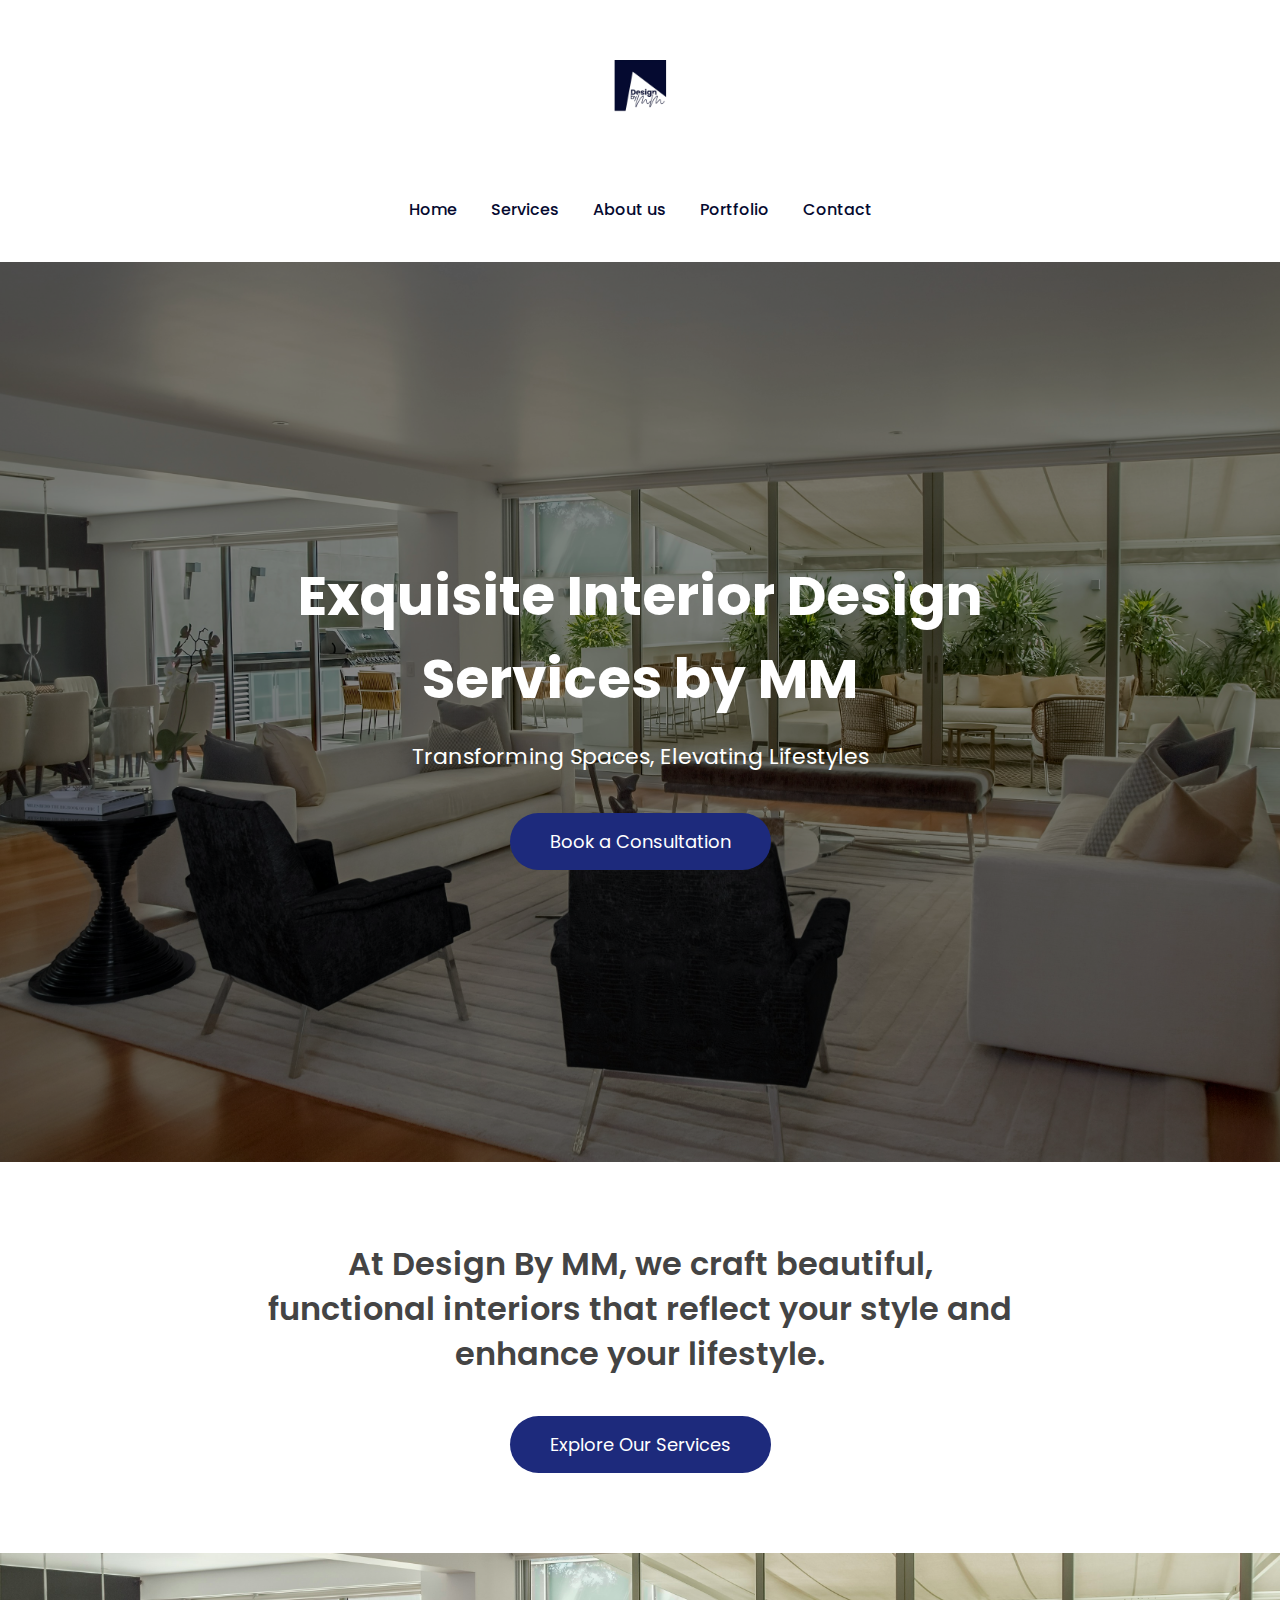
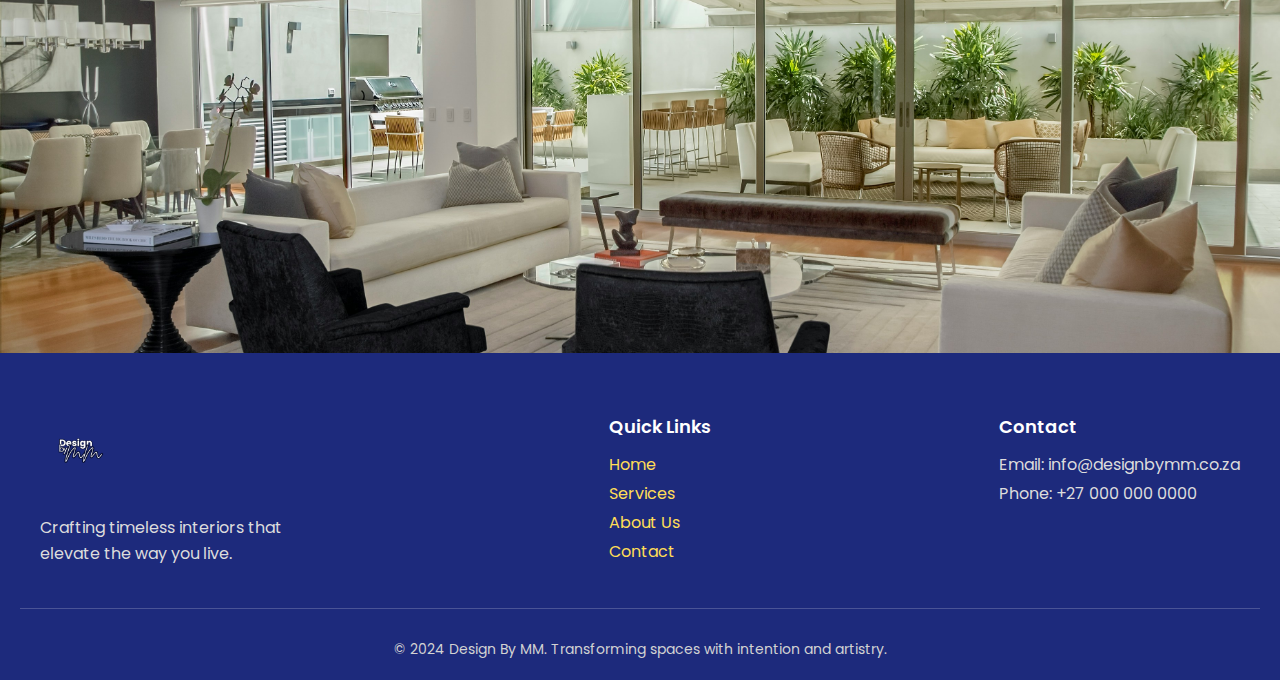
<file: index.html>
<!DOCTYPE html>
<html lang="en">
<head>
    <meta charset="UTF-8">
    <meta name="viewport" content="width=device-width, initial-scale=1.0">
    <title>Design By MM</title>
    <link rel="stylesheet" href="style.css">
    <link href="https://fonts.googleapis.com/css2?family=Poppins:wght@300;400;600&display=swap" rel="stylesheet">
    <link rel="icon" type="image/png" href="images/Design_By_MM__6_-removebg-preview.png">
</head>
<body>

    <!-- NAVBAR -->
    <header class="navbar">
        <img src="images/Design_By_MM__4_-removebg-preview.png" alt="Logo" class="logo">

        <nav>
            <a href="index.html">Home</a>
            <a href="services.html">Services</a>
            <a href="about.html">About us</a>
            <a href="portfolio.html">Portfolio</a>
            <a href="contact.html">Contact</a>
        </nav>
    </header>

    <!-- HERO SECTION -->
    <section class="hero">
        <div class="hero-content">
            <h1>Exquisite Interior Design<br>Services by MM</h1>
            <p>Transforming Spaces, Elevating Lifestyles</p>
            <a href="contact.html" class="primary-btn">Book a Consultation</a>
        </div>
    </section>

    <!-- INTRO SECTION -->
    <section class="intro">
        <h2>At Design By MM, we craft beautiful,<br>functional interiors that reflect your style and<br>enhance your lifestyle.</h2>
        <a href="services.html" class="primary-btn">Explore Our Services</a>
    </section>

    <!-- SLIDESHOW OF PHOTOS-->
    <section class="slideshow">
        <div class="slide"><img src="images/indexSlideshow/(1).jpg" alt="Photo 1"></div>
        <div class="slide"><img src="images/indexSlideshow/(2).jpg" alt="Photo 2"></div>
        <div class="slide"><img src="images/indexSlideshow/(3).jpg" alt="Photo 3"></div>
        <div class="slide"><img src="images/indexSlideshow/(4).jpg" alt="Photo 4"></div>
        <div class="slide"><img src="images/indexSlideshow/(5).jpg" alt="Photo 5"></div>
        <div class="slide"><img src="images/indexSlideshow/(6).jpg" alt="Photo 6"></div>
    </section>

    <footer class="mm-footer">
    <div class="mm-footer-top">
        <div class="footer-about">
            <img src="images/Design_By_MM__6_-removebg-preview.png" class="footer-logo" alt="Design By MM">
            <p>Crafting timeless interiors that elevate the way you live.</p>
        </div>

        <div class="footer-links">
            <h4>Quick Links</h4>
            <a href="index.html">Home</a>
            <a href="services.html">Services</a>
            <a href="about.html">About Us</a>
            <a href="contact.html">Contact</a>
        </div>

        <div class="footer-contact">
            <h4>Contact</h4>
            <p>Email: info@designbymm.co.za</p>
            <p>Phone: +27 000 000 0000</p>
        </div>
    </div>

    <div class="footer-bottom">
        <p>© 2024 Design By MM. Transforming spaces with intention and artistry.</p>
    </div>
</footer>

</body>

<script>
    const slideshow = document.querySelector('.slideshow');
    const slides = document.querySelectorAll('.slide');
    let currentIndex = 0;

    function autoScroll() {
        currentIndex = (currentIndex + 1) % slides.length;
        slideshow.scrollTo({
            left: slides[currentIndex].offsetLeft,
            behavior: "smooth"
        });
    }

    setInterval(autoScroll, 3000);
</script>

</html>
</file>
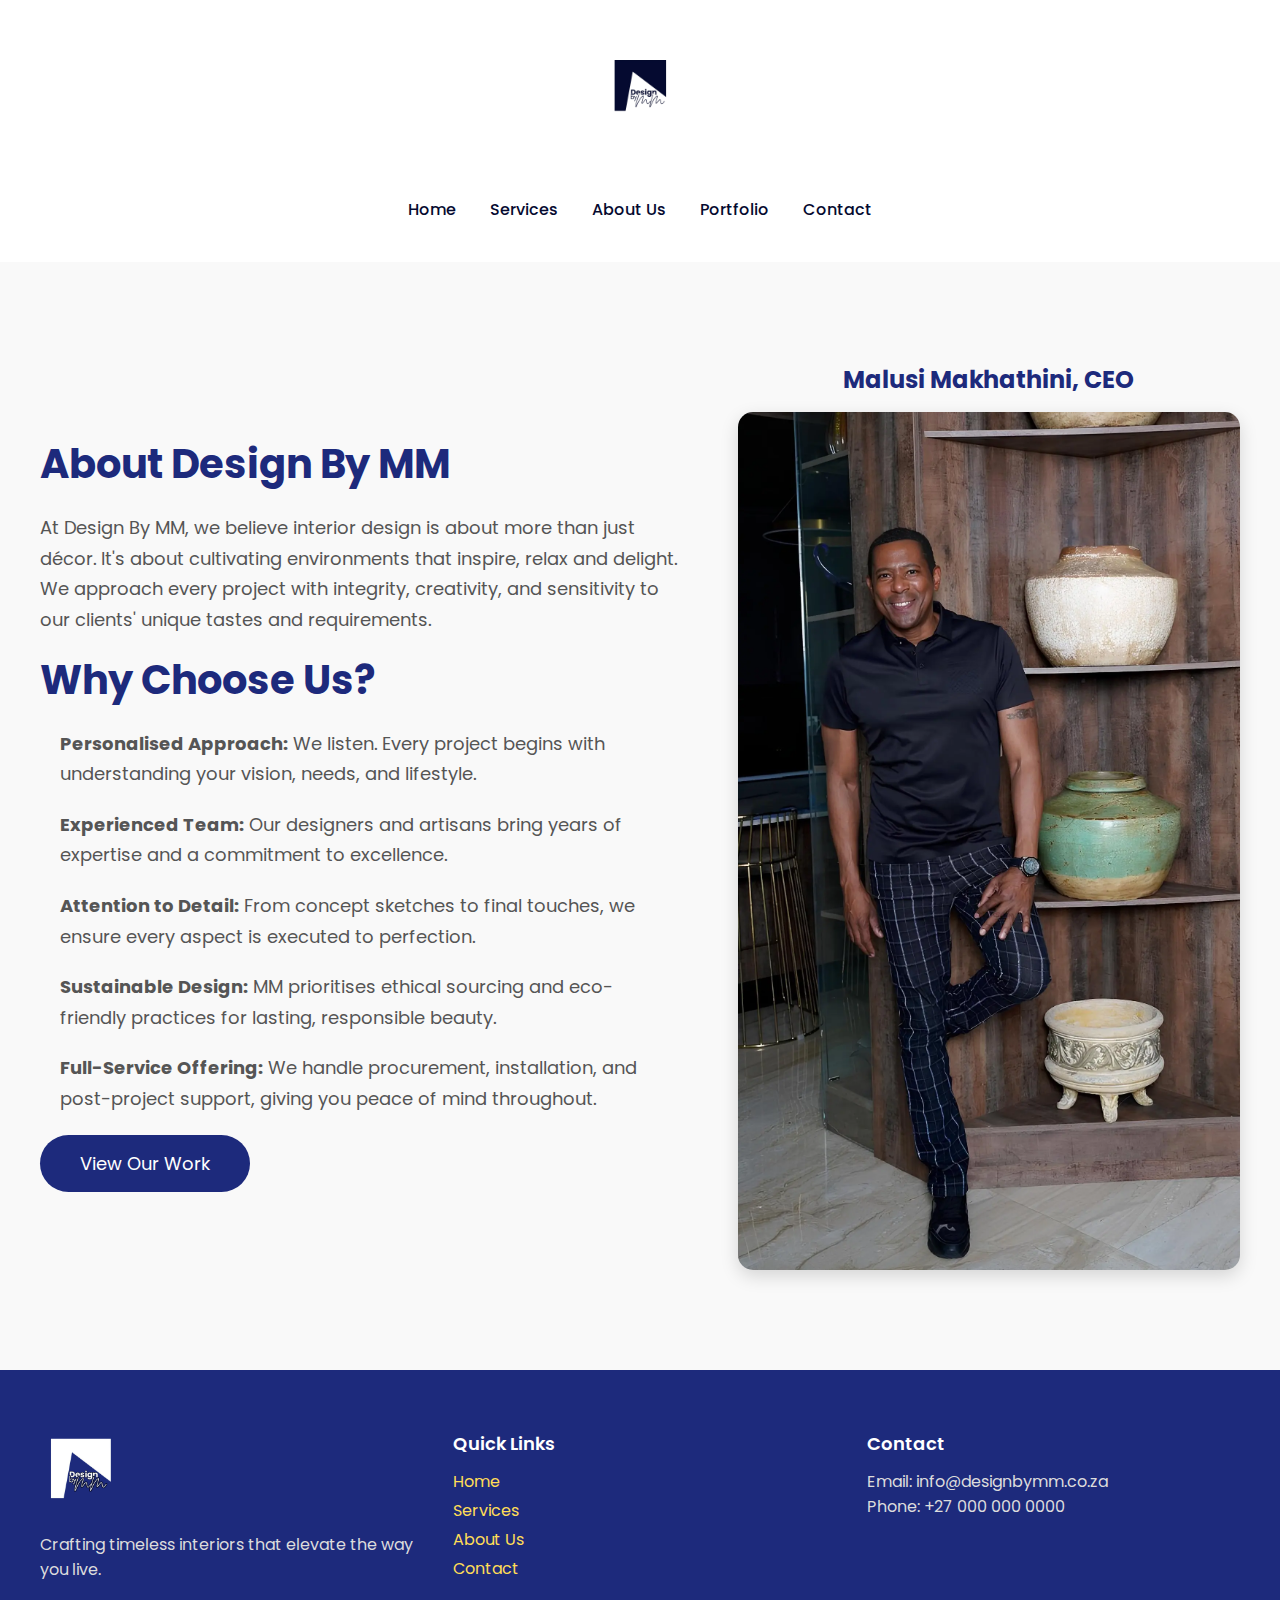
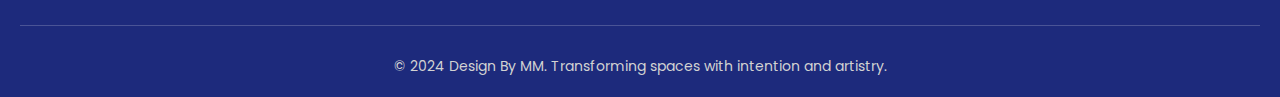
<file: about.html>
<!DOCTYPE html>
<html lang="en">
<head>
    <meta charset="UTF-8">
    <meta name="viewport" content="width=device-width, initial-scale=1.0">
    <title>About Us | Design By MM</title>
    <link rel="stylesheet" href="css/style.css">
    <link href="https://fonts.googleapis.com/css2?family=Poppins:wght@300;400;500;600&display=swap" rel="stylesheet">
    <link rel="icon" type="image/png" href="images/Design_By_MM__6_-removebg-preview.webp">
</head>
<body>

    <!-- NAVBAR -->
    <header class="navbar">
        <img src="images/Design_By_MM__4_-removebg-preview.png" alt="Logo" class="logo" href="index.html">

        <nav>
            <a href="index.html">Home</a>
            <a href="services.html">Services</a>
            <a href="about.html">About Us</a>
            <a href="portfolio.html">Portfolio</a>
            <a href="contact.html">Contact</a>
        </nav>
    </header>

    <section class="about-mm">
    <div class="about-container">
        <div class="about-text">
            <h2>About Design By MM</h2>
            <p>
                At Design By MM, we believe interior design is about more than just décor.  
                It's about cultivating environments that inspire, relax and delight. We approach
                every project with integrity, creativity, and sensitivity to our clients' unique tastes and requirements.
            </p>

            <p>
            <h2>Why Choose Us?</h2>
            <ul>
                <p><strong>Personalised Approach:</strong> We listen. Every project begins with understanding your vision, needs, and lifestyle.</p>
                <p><strong>Experienced Team:</strong> Our designers and artisans bring years of expertise and a commitment to excellence.</p>
                <p><strong>Attention to Detail:</strong> From concept sketches to final touches, we ensure every aspect is executed to perfection.</p>
                <p><strong>Sustainable Design:</strong> MM prioritises ethical sourcing and eco-friendly practices for lasting, responsible beauty.</p>
                <p><strong>Full-Service Offering:</strong> We handle procurement, installation, and post-project support, giving you peace of mind throughout.</p>
            </ul>
            </p>

            <a href="portfolio.html" class="primary-btn">View Our Work</a>
        </div>

        <div class="about-image">
            <h2>Malusi Makhathini, CEO</h2>
            <img src="images/Malusi (1).webp" alt="Malusi Makhathini">

        </div>
    </div>
</section>

<footer class="mm-footer">
    <div class="mm-footer-top">
        <div class="footer-about">
            <img src="images/Design_By_MM__6_-removebg-preview.webp" class="footer-logo" alt="Design By MM">
            <p>Crafting timeless interiors that elevate the way you live.</p>
        </div>

        <div class="footer-links">
            <h4>Quick Links</h4>
            <a href="index.html">Home</a>
            <a href="services.html">Services</a>
            <a href="about.html">About Us</a>
            <a href="contact.html">Contact</a>
        </div>

        <div class="footer-contact">
            <h4>Contact</h4>
            <p>Email: info@designbymm.co.za</p>
            <p>Phone: +27 000 000 0000</p>
        </div>
    </div>

    <div class="footer-bottom">
        <p>© 2024 Design By MM. Transforming spaces with intention and artistry.</p>
    </div>
</footer>
</body>

</html>
</file>
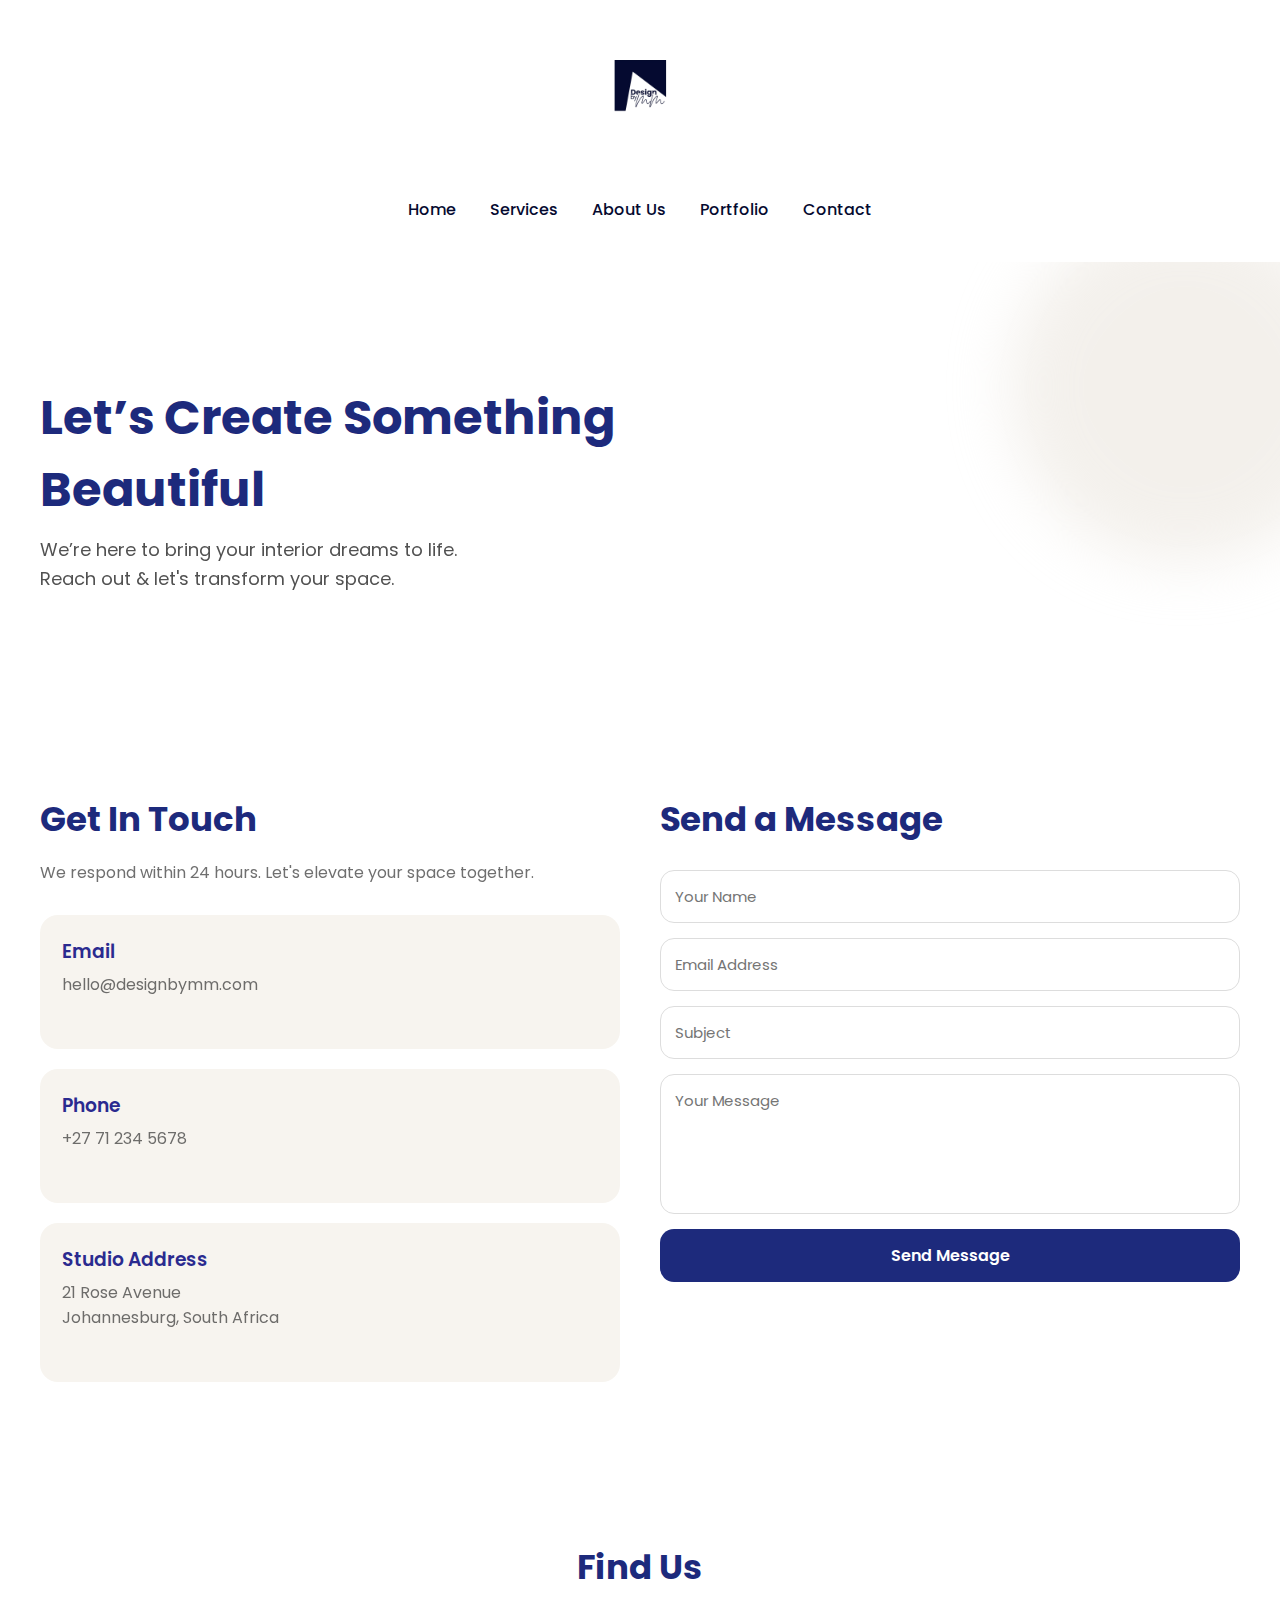
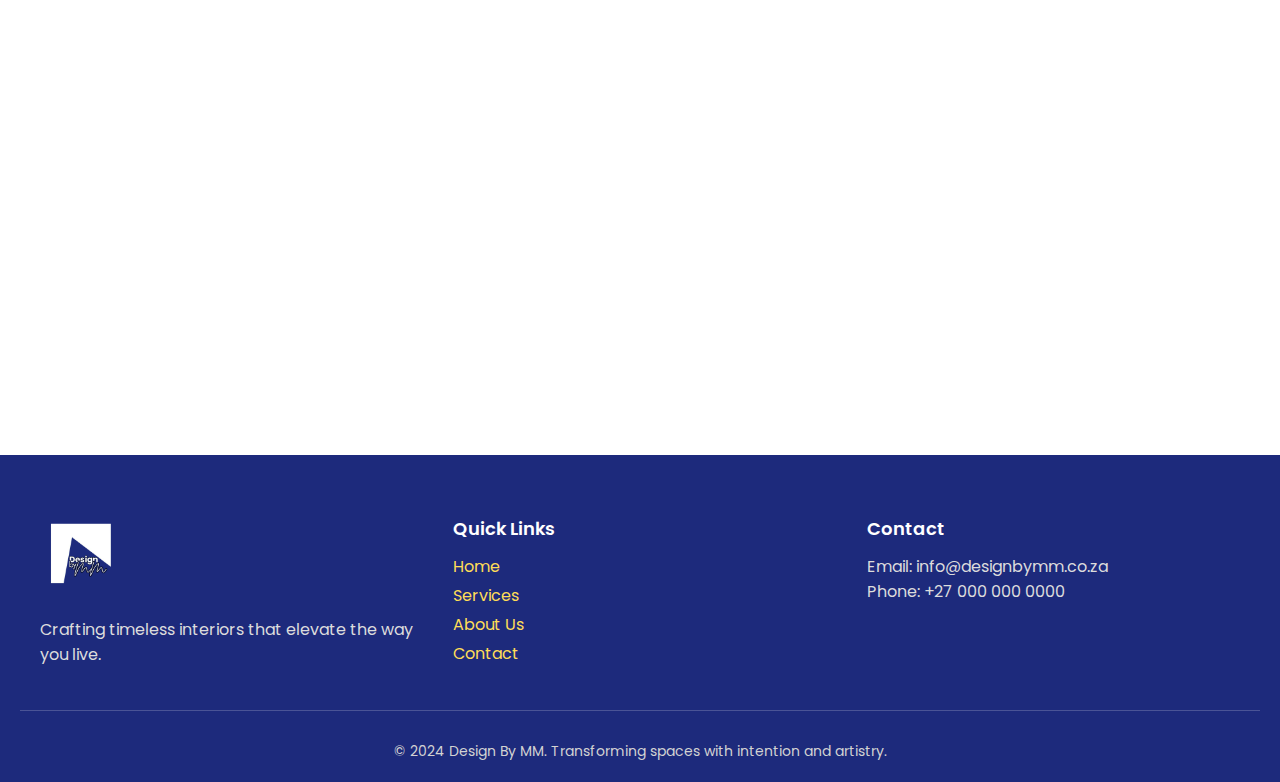
<file: contact.html>
<!DOCTYPE html>
<html lang="en">
<head>
    <meta charset="UTF-8">
    <meta name="viewport" content="width=device-width, initial-scale=1.0">
    <title>Contact Us | Design By MM</title>
    <link rel="stylesheet" href="css/style.css">
    <link rel="preconnect" href="https://fonts.googleapis.com">
    <link href="https://fonts.googleapis.com/css2?family=Poppins:wght@300;400;500;600&display=swap" rel="stylesheet">
    <link rel="icon" type="image/png" href="images/Design_By_MM__6_-removebg-preview.webp">
</head>

<body class="contact-page-body">
     <!-- NAVBAR -->
    <header class="navbar">
        <img src="images/Design_By_MM__4_-removebg-preview.png" alt="Logo" class="logo">

        <nav>
            <a href="index.html">Home</a>
            <a href="services.html">Services</a>
            <a href="about.html">About Us</a>
            <a href="portfolio.html">Portfolio</a>
            <a href="contact.html">Contact</a>
        </nav>
    </header>

<!-- ================= HERO ================= -->
<section class="contact-hero">
    <div class="contact-hero-content">
        <h1>Let’s Create Something Beautiful</h1>
        <p>We’re here to bring your interior dreams to life.<br>Reach out & let's transform your space.</p>
    </div>
    <div class="soft-shape"></div>
</section>

<!-- ================= CONTACT SECTION ================= -->
<section class="contact-wrapper">

    <div class="contact-info">
        <h2>Get In Touch</h2>
        <p>We respond within 24 hours. Let's elevate your space together.</p>

        <div class="info-cards">
            <div class="info-card">
                <h3>Email</h3>
                <p>hello@designbymm.com</p>
            </div>

            <div class="info-card">
                <h3>Phone</h3>
                <p>+27 71 234 5678</p>
            </div>

            <div class="info-card">
                <h3>Studio Address</h3>
                <p>21 Rose Avenue<br>Johannesburg, South Africa</p>
            </div>
        </div>
    </div>

    <div class="contact-form">
        <h2>Send a Message</h2>
        <form>
            <input type="text" placeholder="Your Name" required>
            <input type="email" placeholder="Email Address" required>
            <input type="text" placeholder="Subject" required>
            <textarea placeholder="Your Message" required></textarea>
            <button type="submit">Send Message</button>
        </form>
    </div>

</section>

<!-- ================= MAP SECTION ================= -->
<section class="map-section">
    <h2>Find Us</h2>
    <iframe 
        src="https://www.google.com/maps/embed?pb=!1m18!1m12!1m3!1d2261.99866956743!2d28.065360725292006!3d-26.132523232379192!2m3!1f0!2f0!3f0!3m2!1i1024!2i768!4f13.1!3m3!1m2!1s0x1e950d1fb31bc771%3A0x1023c2a325fbebc7!2sMelrose%20Arch%2C%2030%20Melrose%20Blvd%2C%20Birnam%2C%20Sandton%2C%202196!5e1!3m2!1sen!2sza!4v1763204503481!5m2!1sen!2sza" 
        style="border:0;" allowfullscreen="" loading="lazy">
    </iframe>
</section>

<footer class="mm-footer">
    <div class="mm-footer-top">
        <div class="footer-about">
            <img src="images/Design_By_MM__6_-removebg-preview.webp" class="footer-logo" alt="Design By MM">
            <p>Crafting timeless interiors that elevate the way you live.</p>
        </div>

        <div class="footer-links">
            <h4>Quick Links</h4>
            <a href="index.html">Home</a>
            <a href="services.html">Services</a>
            <a href="about.html">About Us</a>
            <a href="contact.html">Contact</a>
        </div>

        <div class="footer-contact">
            <h4>Contact</h4>
            <p>Email: info@designbymm.co.za</p>
            <p>Phone: +27 000 000 0000</p>
        </div>
    </div>

    <div class="footer-bottom">
        <p>© 2024 Design By MM. Transforming spaces with intention and artistry.</p>
    </div>
</footer>

</body>
</html>
</file>
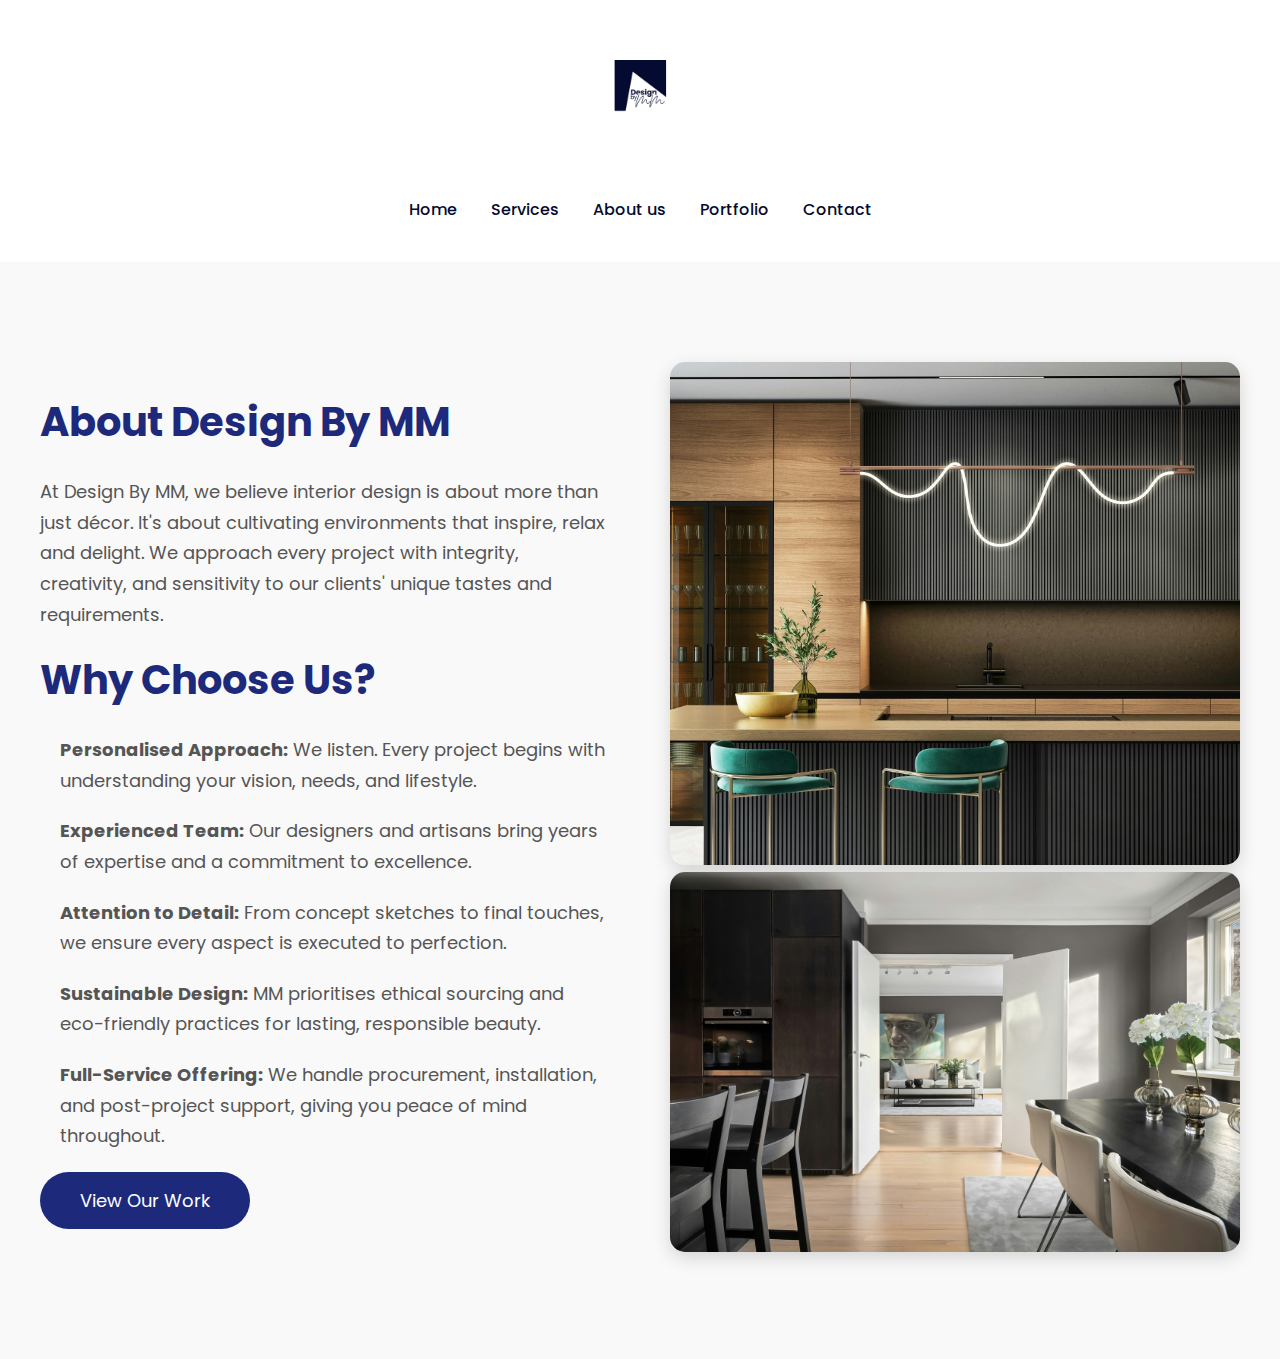
<file: DesignByMM/about.html>
<!DOCTYPE html>
<html lang="en">
<head>
    <meta charset="UTF-8">
    <meta name="viewport" content="width=device-width, initial-scale=1.0">
    <title>Design By MM</title>
    <link rel="stylesheet" href="style.css">
    <link href="https://fonts.googleapis.com/css2?family=Poppins:wght@300;400;600&display=swap" rel="stylesheet">
    <link rel="icon" type="image/png" href="images/Design_By_MM__6_-removebg-preview.png">
</head>
<body>

    <!-- NAVBAR -->
    <header class="navbar">
        <img src="images/Design_By_MM__4_-removebg-preview.png" alt="Logo" class="logo" href="index.html">

        <nav>
            <a href="index.html">Home</a>
            <a href="services.html">Services</a>
            <a href="about.html">About us</a>
            <a href="portfolio.html">Portfolio</a>
            <a href="contact.html">Contact</a>
        </nav>
    </header>

    <section class="about-mm">
    <div class="about-container">
        <div class="about-text">
            <h2>About Design By MM</h2>
            <p>
                At Design By MM, we believe interior design is about more than just décor.  
                It's about cultivating environments that inspire, relax and delight. We approach
                every project with integrity, creativity, and sensitivity to our clients' unique tastes and requirements.
            </p>

            <p>
            <h2>Why Choose Us?</h2>
            <ul>
                <p><strong>Personalised Approach:</strong> We listen. Every project begins with understanding your vision, needs, and lifestyle.</p>
                <p><strong>Experienced Team:</strong> Our designers and artisans bring years of expertise and a commitment to excellence.</p>
                <p><strong>Attention to Detail:</strong> From concept sketches to final touches, we ensure every aspect is executed to perfection.</p>
                <p><strong>Sustainable Design:</strong> MM prioritises ethical sourcing and eco-friendly practices for lasting, responsible beauty.</p>
                <p><strong>Full-Service Offering:</strong> We handle procurement, installation, and post-project support, giving you peace of mind throughout.</p>
            </ul>
            </p>

            <a href="portfolio.html" class="primary-btn">View Our Work</a>
        </div>

        <div class="about-image">
            <img src="images/kam-idris-vqMQN9zImG4-unsplash.jpg" alt="Interior Design by MM">
            <img src="images/alex-tyson-sl_2T-V5nvA-unsplash.jpg" alt="Interior Design by MM">
        </div>
    </div>
</section>
</body>

</html>
</file>
<file: style.css>
/* RESET */
* {
    margin: 0;
    padding: 0;
    box-sizing: border-box;
    font-family: 'Poppins', sans-serif;
}

/* NAVBAR */
.navbar {
    width: 100%;
    padding: 40px 0;
    text-align: center;
    position: relative;
    font-family: 'Poppins', sans-serif;
}

.logo {
    width: 100px;
    margin-bottom: 40px;
    /**/
}

.footer-logo{
    width: 60px;
    margin-bottom: 10px;
}

.navbar nav {
    margin-top: 10px;
}

.navbar nav a {
    margin: 0 15px;
    text-decoration: none;
    color: #050a30;
    font-weight: 500;
    transition: 0.3s;
}

.navbar nav a:hover {
    color: #2a2a8f;
    /*cool navigation bar hover effect*/
    transform: scale(1.1);
}

/* HERO SECTION */
.hero {
    background: url('images/alberto-castillo-q-mx4mSkK9zeo-unsplash.jpg') center/cover no-repeat;
    width: 100%;
    height: 100vh;
    display: flex;
    align-items: center;
    justify-content: center;
    text-align: center;
    color: white;
    position: relative;
}

.hero::after {
    content: "";
    position: absolute;
    top: 0;
    left: 0;
    width: 100%;
    height: 100%;
    background: rgba(0,0,0,0.45);
}

.hero-content {
    position: relative;
    z-index: 2;
    max-width: 800px;
    padding: 20px;
}

.hero h1 {
    font-size: 55px;
    font-weight: 700;
    margin-bottom: 20px;
}

.hero p {
    font-size: 22px;
    margin-bottom: 40px;
}

/* BUTTON */
.primary-btn {
    display: inline-block;
    background: #1d2a7c;
    color: white;
    padding: 15px 40px;
    border-radius: 40px;
    font-size: 18px;
    text-decoration: none;
    transition: 0.3s;
}

.primary-btn:hover {
    background: #14205c;
}

/* INTRO SECTION */
.intro {
    text-align: center;
    padding: 80px 20px;
}

.intro h2 {
    font-size: 32px;
    font-weight: 600;
    color: #444;
    line-height: 1.4;
    margin-bottom: 40px;
}

.mm-footer {
    background: #1d2a7c;
    color: white;
    padding: 60px 20px 20px;
    font-family: 'Poppins', sans-serif;
}

.mm-footer-top {
    display: flex;
    justify-content: space-between;
    flex-wrap: wrap;
    max-width: 1200px;
    margin: 0 auto;
    gap: 40px;
}

.footer-about {
    max-width: 280px;
}

.footer-logo {
    width: 80px;
    margin-bottom: 15px;
}

.footer-about p {
    color: #dcdcdc;
    line-height: 1.6;
}

.footer-links h4,
.footer-contact h4 {
    margin-bottom: 12px;
    font-size: 18px;
    font-weight: 600;
}

.footer-links a {
    display: block;
    color: #ffdd57;
    text-decoration: none;
    margin: 4px 0;
    transition: 0.3s;
}

.footer-links a:hover {
    color: white;
    padding-left: 5px;
}

.footer-contact p {
    color: #dcdcdc;
    margin: 4px 0;
}

.footer-bottom {
    text-align: center;
    padding-top: 30px;
    border-top: 1px solid rgba(255,255,255,0.2);
    margin-top: 40px;
    font-size: 14px;
    color: #d2d2d2;
}

/* Responsive */
@media (max-width: 768px) {
    .mm-footer-top {
        flex-direction: column;
        text-align: center;
    }

    .footer-about,
    .footer-links,
    .footer-contact {
        margin-bottom: 20px;
    }
}


/* SLIDESHOW SECTION */
.slideshow {
    display: flex;
    overflow: hidden; /* hide scroll bar */
    scroll-snap-type: x mandatory;
    width: 100%;
    position: relative;
}

.slide {
    flex: none;
    width: 100%; /* full width slideshow */
    height: 400px;
    scroll-snap-align: center;
    border-radius: 0;
    overflow: hidden;
}

.slide img {
    width: 100%;
    height: 100%;
    object-fit: cover;
}


/* MEDIA QUERIES */
@media (max-width: 768px) {
    .hero h1 {
        font-size: 40px;
    }

    .hero p {
        font-size: 18px;
    }
}
@media (max-width: 480px) {
    .hero h1 {
        font-size: 30px;
    }

    .hero p {
        font-size: 16px;
    }
}

/* ABOUT US */
.about-mm {
    padding: 100px 20px;
    background: #f9f9f9;
    font-family: 'Poppins', sans-serif;
}

.about-container {
    max-width: 1200px;
    margin: 0 auto;
    display: flex;
    align-items: center;
    justify-content: space-between;
    gap: 60px;
    flex-wrap: wrap;
}

.about-text {
    flex: 1;
    min-width: 300px;
}

.about-text h2 {
    font-size: 40px;
    color: #1d2a7c;
    margin-bottom: 25px;
    font-weight: 700;
}

.about-text p {
    font-size: 18px;
    color: #555;
    line-height: 1.7;
    margin-bottom: 20px;
}

.about-text ul {
    list-style-type: disc;
    margin-left: 20px;
    margin-bottom: 20px;
    font-size: 18px;
    color: #555;
    line-height: 1.7;
    margin-bottom: 20px;
}

.about-image {
    flex: 0.6;
    min-width: 300px;
}

.about-image img {
    width: 100%;
    height: auto;
    border-radius: 15px;
    box-shadow: 0 6px 18px rgba(0,0,0,0.15);
}

.about-image h2{
    font-size: 24px;
    color: #1d2a7c;
    margin-bottom: 15px;
    font-weight: 700;
}

/* Responsive */
@media (max-width: 900px) {
    .about-container {
        flex-direction: column-reverse;
        text-align: center;
    }

    .about-text h2 {
        font-size: 34px;
    }

    .about-text p {
        font-size: 17px;
    }
}

/* SERVICES PAGE */
.mm-services {
    padding: 120px 20px;
    background: #fdfdfd;
    font-family: 'Poppins', sans-serif;
}

/* HEADER */
.services-header {
    text-align: center;
    margin-bottom: 80px;
}

.services-header h2 {
    font-size: 48px;
    font-weight: 700;
    color: #1d2a7c;
    letter-spacing: 1px;
    margin-bottom: 10px;
}

.services-header p {
    font-size: 19px;
    color: #555;
    opacity: 0.9;
}

/* GRID */
.services-grid {
    display: grid;
    grid-template-columns: repeat(auto-fit, minmax(330px, 1fr));
    gap: 45px;
    max-width: 1300px;
    margin: 0 auto;
}

/* CARD */
.service-card {
    background: white;
    border-radius: 18px;
    overflow: hidden;
    box-shadow: 0 12px 28px rgba(0,0,0,0.1);
    transition: 0.45s ease;
    transform: translateY(0);
    position: relative;
}

/* CARD HOVER */
.service-card:hover {
    transform: translateY(-12px);
    box-shadow: 0 20px 50px rgba(0,0,0,0.18);
}

/* IMAGE WRAPPER */
.service-img {
    position: relative;
    height: 240px;
    overflow: hidden;
}

/* IMAGE */
.service-img img {
    width: 100%;
    height: 100%;
    object-fit: cover;
    transition: 0.6s ease;
}

/* GRADIENT OVERLAY */
.service-img::after {
    content: "";
    position: absolute;
    bottom: 0;
    left: 0;
    height: 70%;
    width: 100%;
    background: linear-gradient(to bottom, transparent, rgba(0,0,0,0.25));
    pointer-events: none;
}

/* ZOOM ON HOVER */
.service-card:hover .service-img img {
    transform: scale(1.12);
}

/* CONTENT */
.service-content {
    padding: 28px;
    opacity: 1;
    transform: translateY(0);
    animation: fadeUp 0.7s ease forwards;
}

.service-card:nth-child(1) .service-content { animation-delay: 0.1s; }
.service-card:nth-child(2) .service-content { animation-delay: 0.2s; }
.service-card:nth-child(3) .service-content { animation-delay: 0.3s; }
.service-card:nth-child(4) .service-content { animation-delay: 0.4s; }
.service-card:nth-child(5) .service-content { animation-delay: 0.5s; }
.service-card:nth-child(6) .service-content { animation-delay: 0.6s; }

@keyframes fadeUp {
    from {
        opacity: 0;
        transform: translateY(25px);
    }
    to {
        opacity: 1;
        transform: translateY(0);
    }
}

/* HEADINGS */
.service-content h3 {
    font-size: 24px;
    font-weight: 600;
    color: #1d2a7c;
    margin-bottom: 12px;
}

/* TEXT */
.service-content p {
    font-size: 16px;
    color: #555;
    line-height: 1.6;
}

/* RESPONSIVE */
@media (max-width: 768px) {
    .services-header h2 {
        font-size: 38px;
    }

    .services-grid {
        gap: 30px;
    }
}

/* WAVE DIVIDER */
.wave-divider {
    width: 100%;
    height: 120px;
    background: url('images/wave.jpg') no-repeat center bottom;
    background-size: cover;
    margin-top: 40px;
}

/* TESTIMONIALS SECTION */
.mm-testimonials {
    padding: 100px 20px;
    background: linear-gradient(to bottom, #fdfdfd, #f5f5f7);
    font-family: 'Poppins', sans-serif;
    text-align: center;
}

.mm-testimonials h2 {
    font-size: 42px;
    color: #1d2a7c;
    font-weight: 700;
    margin-bottom: 50px;
}

/* GRID */
.testimonials-grid {
    max-width: 1100px;
    margin: 0 auto;
    display: grid;
    grid-template-columns: repeat(auto-fit, minmax(320px, 1fr));
    gap: 40px;
}

/* CARD */
.testimonial-card {
    background: white;
    padding: 35px 30px;
    border-radius: 18px;
    box-shadow: 0 12px 28px rgba(0,0,0,0.08);
    transition: 0.4s ease;
    position: relative;
    overflow: hidden;
}

/* SUBTLE TEXTURE OVERLAY */
.testimonial-card::before {
    content: "";
    position: absolute;
    top: 0;
    left: 0;
    height: 100%;
    width: 100%;
    background: url('images/texture.png');
    background-size: cover;
    opacity: 0.08;
    pointer-events: none;
}

/* TEXT */
.testimonial-text {
    font-size: 17px;
    color: #444;
    line-height: 1.7;
    margin-bottom: 25px;
    position: relative;
}

.testimonial-name {
    font-size: 18px;
    font-weight: 600;
    color: #1d2a7c;
    position: relative;
}

/* HOVER */
.testimonial-card:hover {
    transform: translateY(-10px);
    box-shadow: 0 20px 40px rgba(0,0,0,0.12);
}

/* RESPONSIVE */
@media (max-width: 768px) {
    .mm-testimonials h2 {
        font-size: 34px;
    }

    .testimonial-card {
        padding: 30px 20px;
    }
}

/* END OF STYLE.CSS */
</file>
<file: css/style.css>
/* --- RESET & BASE --- */
* {
    margin: 0;
    padding: 0;
    box-sizing: border-box;
    font-family: 'Poppins', sans-serif;
}

/* --- NAVBAR --- */
.navbar {
    width: 100%;
    padding: 40px 0;
    text-align: center;
    position: relative;
}

.logo {
    width: 100px;
    margin-bottom: 40px;
}

.navbar nav {
    margin-top: 10px;
}

.navbar nav a {
    margin: 0 15px;
    text-decoration: none;
    color: #050a30;
    font-weight: 500;
    transition: transform 0.3s, color 0.3s;
}

.navbar nav a:hover {
    color: #2a2a8f;
    transform: scale(1.1);
}

/* --- HERO SECTION --- */
.hero {
    background: url('/images/portfolio/hemant-kanojiya-2MRnWkAx4Fs-unsplash') center/cover no-repeat;
    width: 100%;
    height: 100vh;
    display: flex;
    align-items: center;
    justify-content: center;
    text-align: center;
    color: #fff;
    position: relative;
}

.hero::after {
    content: "";
    position: absolute;
    inset: 0;
    background: rgba(0,0,0,0.45);
}

.hero-content {
    position: relative;
    z-index: 2;
    max-width: 800px;
    padding: 20px;
}

.hero h1 {
    font-size: 55px;
    font-weight: 700;
    margin-bottom: 20px;
}

.hero p {
    font-size: 22px;
    margin-bottom: 40px;
}

/* --- BUTTON --- */
.primary-btn {
    display: inline-block;
    background: #1d2a7c;
    color: #fff;
    padding: 15px 40px;
    border-radius: 40px;
    font-size: 18px;
    text-decoration: none;
    transition: background 0.3s;
}

.primary-btn:hover {
    background: #14205c;
}

/* --- INTRO SECTION --- */
.intro {
    text-align: center;
    padding: 80px 20px;
}

.intro h2 {
    font-size: 32px;
    font-weight: 600;
    color: #444;
    line-height: 1.4;
    margin-bottom: 40px;
}

/* --- FOOTER --- */
.mm-footer {
    background: #1d2a7c;
    color: #fff;
    padding: 60px 20px 20px;
}

.mm-footer-top {
    display: flex;
    justify-content: space-between;
    flex-wrap: wrap;
    max-width: 1200px;
    margin: 0 auto;
    gap: 40px;
}

.footer-about,
.footer-links,
.footer-contact {
    flex: 1 1 250px;
}

.footer-logo {
    width: 80px;
    margin-bottom: 15px;
}

.footer-about p,
.footer-contact p {
    color: #dcdcdc;
    line-height: 1.6;
}

.footer-links h4,
.footer-contact h4 {
    margin-bottom: 12px;
    font-size: 18px;
    font-weight: 600;
}

.footer-links a {
    display: block;
    color: #ffdd57;
    text-decoration: none;
    margin: 4px 0;
    transition: color 0.3s, padding-left 0.3s;
}

.footer-links a:hover {
    color: #fff;
    padding-left: 5px;
}

.footer-bottom {
    text-align: center;
    padding-top: 30px;
    border-top: 1px solid rgba(255,255,255,0.2);
    margin-top: 40px;
    font-size: 14px;
    color: #d2d2d2;
}

/* --- RESPONSIVE --- */
@media (max-width: 768px) {
    .mm-footer-top {
        flex-direction: column;
        text-align: center;
    }

    .footer-about,
    .footer-links,
    .footer-contact {
        margin-bottom: 20px;
    }
}

@media (max-width: 480px) {
    .hero h1 {
        font-size: 36px;
    }

    .hero p {
        font-size: 18px;
    }

    .primary-btn {
        padding: 12px 30px;
        font-size: 16px;
    }
}


/* --- SLIDESHOW SECTION --- */
.slideshow {
    display: flex;
    overflow-x: hidden;        /* NO scroll */
    scroll-snap-type: x mandatory;
    width: 100%;
    position: relative;
    scroll-behavior: smooth; /* smooth scrolling */
    -webkit-overflow-scrolling: touch; /* better on iOS */
}

.slide {
    flex: 0 0 100%;          /* full-width slide */
    height: 400px;
    scroll-snap-align: center;
    overflow: hidden;
    position: relative;
    border-radius: 0;
}

.slide img {
    width: 100%;
    height: 100%;
    object-fit: cover;
    display: block;          /* remove inline spacing */
    transition: transform 0.3s ease; /* optional hover effect */
}

.slide img:hover {
    transform: scale(1.05);
}

/* --- MEDIA QUERIES --- */
@media (max-width: 768px) {
    .slide { height: 300px; }
    .hero h1 { font-size: 40px; }
    .hero p { font-size: 18px; }
}

@media (max-width: 480px) {
    .slide { height: 250px; }
    .hero h1 { font-size: 30px; }
    .hero p { font-size: 16px; }
}





/* --- ABOUT US SECTION --- */
.about-mm {
    padding: 100px 20px;
    background: #f9f9f9;
    font-family: 'Poppins', sans-serif;
}

.about-container {
    max-width: 1200px;
    margin: 0 auto;
    display: flex;
    flex-wrap: wrap;
    align-items: center;
    justify-content: space-between;
    gap: 60px;
}

.about-text {
    flex: 1 1 300px;
}

.about-text h2 {
    font-size: 40px;
    color: #1d2a7c;
    margin-bottom: 25px;
    font-weight: 700;
    line-height: 1.2;
}

.about-text p,
.about-text ul {
    font-size: 18px;
    color: #555;
    line-height: 1.7;
    margin-bottom: 20px;
}

.about-text ul {
    list-style: disc;
    margin-left: 20px;
}

.about-image {
    flex: 0.6 1 300px;
    text-align: center;
}

.about-image img {
    width: 100%;
    height: auto;
    border-radius: 15px;
    box-shadow: 0 6px 18px rgba(0,0,0,0.15);
    display: block; /* eliminates inline spacing */
}

/* Optional heading inside image section */
.about-image h2 {
    font-size: 24px;
    color: #1d2a7c;
    margin-bottom: 15px;
    font-weight: 700;
}

/* --- RESPONSIVE --- */
@media (max-width: 900px) {
    .about-container {
        flex-direction: column-reverse;
        text-align: center;
    }

    .about-text h2 {
        font-size: 34px;
    }

    .about-text p,
    .about-text ul {
        font-size: 17px;
    }

    .about-image h2 {
        font-size: 22px;
    }
}

@media (max-width: 480px) {
    .about-text h2 {
        font-size: 28px;
    }

    .about-text p,
    .about-text ul {
        font-size: 16px;
    }

    .about-image h2 {
        font-size: 20px;
    }
}





/* --- SERVICES PAGE --- */
.mm-services {
    padding: 120px 20px;
    background: #fdfdfd;
    font-family: 'Poppins', sans-serif;
}

/* HEADER */
.services-header {
    text-align: center;
    margin-bottom: 80px;
    margin-top: -60px;
}

.services-header h2 {
    font-size: 48px;
    font-weight: 700;
    color: #1d2a7c;
    letter-spacing: 1px;
    margin-bottom: 10px;
}

.services-header p {
    font-size: 19px;
    color: #555;
    opacity: 0.9;
}

/* GRID */
.services-grid {
    display: grid;
    grid-template-columns: repeat(auto-fit, minmax(300px, 1fr));
    gap: 40px;
    max-width: 1200px;
    margin: 0 auto;
}

/* CARD */
.service-card {
    background: white;
    border-radius: 18px;
    overflow: hidden;
    box-shadow: 0 8px 20px rgba(0,0,0,0.08);
    transition: transform 0.4s ease, box-shadow 0.4s ease;
    position: relative;
}

/* CARD HOVER */
.service-card:hover {
    transform: translateY(-10px);
    box-shadow: 0 16px 40px rgba(0,0,0,0.15);
}

/* IMAGE WRAPPER */
.service-img {
    position: relative;
    height: 240px;
    overflow: hidden;
}

.service-img img {
    width: 100%;
    height: 100%;
    object-fit: cover;
    transition: transform 0.6s ease;
}

.service-img::after {
    content: "";
    position: absolute;
    bottom: 0;
    left: 0;
    height: 70%;
    width: 100%;
    background: linear-gradient(to bottom, transparent, rgba(0,0,0,0.25));
    pointer-events: none;
}

.service-card:hover .service-img img {
    transform: scale(1.08);
}

/* CONTENT */
.service-content {
    padding: 25px 28px;
}

.service-content h3 {
    font-size: 24px;
    font-weight: 600;
    color: #1d2a7c;
    margin-bottom: 12px;
}

.service-content p {
    font-size: 16px;
    color: #555;
    line-height: 1.6;
}

/* ANIMATION */
@keyframes fadeUp {
    from {
        opacity: 0;
        transform: translateY(20px);
    }
    to {
        opacity: 1;
        transform: translateY(0);
    }
}

.service-card .service-content {
    opacity: 0;
    animation: fadeUp 0.6s ease forwards;
}

.service-card:nth-child(1) .service-content { animation-delay: 0.1s; }
.service-card:nth-child(2) .service-content { animation-delay: 0.15s; }
.service-card:nth-child(3) .service-content { animation-delay: 0.2s; }
.service-card:nth-child(4) .service-content { animation-delay: 0.25s; }
.service-card:nth-child(5) .service-content { animation-delay: 0.3s; }
.service-card:nth-child(6) .service-content { animation-delay: 0.35s; }

/* RESPONSIVE */
@media (max-width: 768px) {
    .services-header h2 {
        font-size: 38px;
    }

    .services-grid {
        gap: 30px;
    }

    .service-content h3 {
        font-size: 22px;
    }

    .service-content p {
        font-size: 15px;
    }
}

/* WAVE DIVIDER */
.wave-divider {
    width: 100%;
    height: 100px;
    background: url('images/wave.jpg') no-repeat center bottom;
    background-size: cover;
    margin-top: -100px;
    margin-bottom: 102px;
}





/* --- TESTIMONIALS SECTION --- */
.mm-testimonials {
    padding: 80px 20px; /* slightly reduced for faster render */
    background: linear-gradient(to bottom, #f4f4f4, #f5f5f7);
    font-family: 'Poppins', sans-serif;
    text-align: center;
}

.mm-testimonials h2 {
    font-size: 40px;
    color: #1d2a7c;
    font-weight: 700;
    margin-bottom: 40px;
}

/* GRID */
.testimonials-grid {
    max-width: 1100px;
    margin: 0 auto;
    display: grid;
    grid-template-columns: repeat(auto-fit, minmax(300px, 1fr));
    gap: 30px;
}

/* CARD */
.testimonial-card {
    background: #fff;
    padding: 30px 25px;
    border-radius: 18px;
    box-shadow: 0 8px 20px rgba(0,0,0,0.08); /* lighter shadow for smoother rendering */
    transition: transform 0.35s ease, box-shadow 0.35s ease;
    position: relative;
    overflow: hidden;
}

/* SUBTLE TEXTURE OVERLAY */
.testimonial-card::before {
    content: "";
    position: absolute;
    top: 0;
    left: 0;
    height: 100%;
    width: 100%;
    background: url('images/texture.png');
    background-size: cover;
    opacity: 0.06; /* slightly lighter for smoother GPU load */
    pointer-events: none;
}

/* TEXT */
.testimonial-text {
    font-size: 16px;
    color: #444;
    line-height: 1.6;
    margin-bottom: 20px;
    position: relative;
}

.testimonial-name {
    font-size: 17px;
    font-weight: 600;
    color: #1d2a7c;
    position: relative;
}

/* HOVER */
.testimonial-card:hover {
    transform: translateY(-8px);
    box-shadow: 0 16px 32px rgba(0,0,0,0.12);
}

/* RESPONSIVE */
@media (max-width: 768px) {
    .mm-testimonials h2 {
        font-size: 32px;
    }

    .testimonial-card {
        padding: 25px 20px;
    }
}




/* --- PORTFOLIO --- */
.portfolio-hero {
    width: 100%;
    height: 60vh;
    background: url('/images/alex-tyson-sl_2T-V5nvA-unsplash.webp') center/cover no-repeat;
    position: relative;
    display: flex;
    align-items: center;
    justify-content: center;
}

.portfolio-hero::after {
    content: "";
    position: absolute;
    top: 0;
    left: 0;
    width: 100%;
    height: 100%;
    background: rgba(0,0,0,0.4); /* slightly lighter for GPU performance */
}

.portfolio-hero-content {
    position: relative;
    z-index: 2;
    text-align: center;
    color: white;
}

.portfolio-hero-content h1 {
    font-size: 44px;
    margin-bottom: 10px;
}

.portfolio-hero-content p {
    font-size: 18px;
    opacity: 0.9;
}

/* --- FILTER BUTTONS --- */
.portfolio-filters {
    text-align: center;
    margin: 35px 0 20px;
}

.filter-btn {
    padding: 10px 25px;
    border: none;
    background: #2a2a8f;
    margin: 5px;
    border-radius: 30px;
    cursor: pointer;
    font-size: 15px;
    transition: background 0.3s, color 0.3s, transform 0.3s;
    will-change: transform, background, color;
}

.filter-btn.active,
.filter-btn:hover {
    background: #14205c;
    color: #fff;
    transform: scale(1.05);
}

/* --- PORTFOLIO GRID --- */
.portfolio-grid {
    display: grid;
    grid-template-columns: repeat(auto-fit, minmax(300px, 1fr));
    gap: 25px;
    padding: 30px;
}

.project-card {
    background: #fff;
    border-radius: 15px;
    overflow: hidden;
    box-shadow: 0 4px 10px rgba(0,0,0,0.1);
    transition: transform 0.3s ease, box-shadow 0.3s ease;
}

.project-card:hover {
    transform: translateY(-6px);
    box-shadow: 0 12px 25px rgba(0,0,0,0.12);
}

.project-card img {
    width: 100%;
    height: 250px;
    object-fit: cover;
    transition: transform 0.5s ease;
}

.project-card:hover img {
    transform: scale(1.05);
}

.project-card h3 {
    font-size: 20px;
    padding: 15px 20px 5px;
}

.project-card p {
    padding: 0 20px 20px;
    color: #555;
}

/* --- BREAK SECTION --- */
.texture-break {
    text-align: center;
    padding: 70px 20px;
    color: #333;
}

.texture-break h2 {
    color: #14205c;
    font-size: 34px;
    margin-bottom: 12px;
}

/* --- TESTIMONIALS --- */
.testimonials {
    padding: 70px 20px;
    background: #f8f8f8;
    text-align: center;
}

.testimonials h2 {
    color: #1d2a7c;
    font-size: 30px;
    margin-bottom: 35px;
}

.testimonials-grid {
    display: flex;
    flex-wrap: wrap;
    justify-content: center;
    gap: 25px;
}

.testimonial-card {
    width: 300px;
    background: #fff;
    padding: 20px;
    border-radius: 15px;
    box-shadow: 0 4px 8px rgba(0,0,0,0.08);
    transition: transform 0.3s ease, box-shadow 0.3s ease;
}

.testimonial-card p {
    font-style: italic;
    margin-bottom: 12px;
}

.testimonial-card:hover {
    transform: translateY(-6px);
    box-shadow: 0 12px 25px rgba(0,0,0,0.12);
}

/* --- LIGHTBOX --- */
.lightbox {
    display: none;
    position: fixed;
    top: 0;
    left: 0;
    width: 100%;
    height: 100%;
    background: rgba(0,0,0,0.7); /* removed backdrop-filter for performance */
    justify-content: center;
    align-items: center;
    z-index: 999;
}

.lightbox img {
    max-width: 85%;
    max-height: 85%;
    border-radius: 10px;
    box-shadow: 0 0 20px rgba(255,255,255,0.2);
}

.close-lightbox {
    position: absolute;
    top: 30px;
    right: 40px;
    font-size: 36px;
    font-weight: bold;
    cursor: pointer;
    color: #fff;
}

/* --- RESPONSIVE --- */
@media (max-width: 768px) {
    .portfolio-hero-content h1 { font-size: 36px; }
    .portfolio-hero-content p { font-size: 16px; }
    .portfolio-grid { gap: 20px; padding: 20px; }
    .project-card img { height: 200px; }
    .texture-break { padding: 50px 20px; }
}





/* ===== CONTACT PAGE ===== */
.contact-page-body {
    margin: 0;
    font-family: 'Poppins', sans-serif;
    background: #fff;
    color: #333;
}

/* ========= HERO ========= */
.contact-hero {
    position: relative;
    padding: 120px 40px;
    overflow: hidden;
    text-align: left;
}

.contact-hero-content {
    max-width: 700px;
    position: relative;
    z-index: 2;
}

.contact-hero h1 {
    font-size: 48px;
    font-weight: 700;
    color: #1d2a7c;
    margin-bottom: 10px;
}

.contact-hero p {
    font-size: 18px;
    opacity: 0.85;
    line-height: 1.6;
}

/* Soft background shape */
.soft-shape {
    position: absolute;
    top: -50px;
    right: -80px;
    width: 350px;
    height: 350px;
    background: #e8e2d9;
    border-radius: 50%;
    filter: blur(30px);
    opacity: 0.5;
    pointer-events: none;
}

/* ========= WRAPPER ========= */
.contact-wrapper {
    display: grid;
    grid-template-columns: 1fr 1fr;
    padding: 80px 40px;
    gap: 40px;
}

/* ========= INFO COLUMN ========= */
.contact-info h2 {
    font-size: 34px;
    font-weight: 700;
    color: #1d2a7c;
    margin-bottom: 15px;
}

.contact-info p {
    opacity: 0.7;
    margin-bottom: 30px;
}

.info-cards {
    display: grid;
    gap: 20px;
}

.info-card {
    background: #f7f4ef;
    padding: 22px;
    border-radius: 18px;
    transition: transform 0.3s ease, box-shadow 0.3s ease;
}

.info-card:hover {
    transform: translateY(-8px);
    box-shadow: 0 12px 28px rgba(0,0,0,0.1);
}

.info-card h3 {
    margin-bottom: 6px;
    color: #2a2a8f;
    font-weight: 600;
}

/* ========= FORM ========= */
.contact-form h2 {
    font-size: 34px;
    font-weight: 700;
    color: #1d2a7c;
    margin-bottom: 25px;
}

.contact-form form {
    display: grid;
    gap: 15px;
}

input, textarea {
    width: 100%;
    padding: 14px;
    border-radius: 14px;
    border: 1px solid #ddd;
    font-family: inherit;
    font-size: 15px;
    transition: border 0.3s ease, box-shadow 0.3s ease;
}

input:focus, textarea:focus {
    border-color: #2a2a8f;
    box-shadow: 0 4px 12px rgba(42,42,143,0.2);
    outline: none;
}

textarea {
    height: 140px;
    resize: none;
}

button {
    background: #1d2a7c;
    color: white;
    padding: 14px;
    border: none;
    border-radius: 14px;
    cursor: pointer;
    font-size: 16px;
    font-weight: 600;
    transition: 0.3s;
}

button:hover {
    background: #14205c;
    transform: translateY(-2px);
}

/* ========= MAP SECTION ========= */
.map-section {
    padding: 80px 40px;
    text-align: center;
}

.map-section h2 {
    margin-bottom: 25px;
    font-size: 34px;
    font-weight: 700;
    color: #1d2a7c;
}

.map-section iframe {
    width: 100%;
    height: 350px;
    border-radius: 20px;
    border: none;
}

/* ========= RESPONSIVE ========= */
@media (max-width: 900px) {
    .contact-wrapper {
        grid-template-columns: 1fr;
        padding: 60px 20px;
    }

    .contact-hero {
        text-align: center;
        padding: 100px 20px;
    }

    .contact-hero h1 { font-size: 38px; }
    .contact-hero p { font-size: 16px; }

    .contact-form h2,
    .contact-info h2,
    .map-section h2 { font-size: 28px; }
}


/* END OF STYLE.CSS */
</file>
<file: DesignByMM/style.css>
/* RESET */
* {
    margin: 0;
    padding: 0;
    box-sizing: border-box;
    font-family: 'Poppins', sans-serif;
}

/* NAVBAR */
.navbar {
    width: 100%;
    padding: 40px 0;
    text-align: center;
    position: relative;
    font-family: 'Poppins', sans-serif;
}

.logo {
    width: 100px;
    margin-bottom: 40px;
    /**/
}

.footer-logo{
    width: 60px;
    margin-bottom: 10px;
}

.navbar nav {
    margin-top: 10px;
}

.navbar nav a {
    margin: 0 15px;
    text-decoration: none;
    color: #050a30;
    font-weight: 500;
    transition: 0.3s;
}

.navbar nav a:hover {
    color: #2a2a8f;
    /*cool navigation bar hover effect*/
    transform: scale(1.1);
}

/* HERO SECTION */
.hero {
    background: url('images/alberto-castillo-q-mx4mSkK9zeo-unsplash.jpg') center/cover no-repeat;
    width: 100%;
    height: 100vh;
    display: flex;
    align-items: center;
    justify-content: center;
    text-align: center;
    color: white;
    position: relative;
}

.hero::after {
    content: "";
    position: absolute;
    top: 0;
    left: 0;
    width: 100%;
    height: 100%;
    background: rgba(0,0,0,0.45);
}

.hero-content {
    position: relative;
    z-index: 2;
    max-width: 800px;
    padding: 20px;
}

.hero h1 {
    font-size: 55px;
    font-weight: 700;
    margin-bottom: 20px;
}

.hero p {
    font-size: 22px;
    margin-bottom: 40px;
}

/* BUTTON */
.primary-btn {
    display: inline-block;
    background: #1d2a7c;
    color: white;
    padding: 15px 40px;
    border-radius: 40px;
    font-size: 18px;
    text-decoration: none;
    transition: 0.3s;
}

.primary-btn:hover {
    background: #14205c;
}

/* INTRO SECTION */
.intro {
    text-align: center;
    padding: 80px 20px;
}

.intro h2 {
    font-size: 32px;
    font-weight: 600;
    color: #444;
    line-height: 1.4;
    margin-bottom: 40px;
}

.mm-footer {
    background: #1d2a7c;
    color: white;
    padding: 60px 20px 20px;
    font-family: 'Poppins', sans-serif;
}

.mm-footer-top {
    display: flex;
    justify-content: space-between;
    flex-wrap: wrap;
    max-width: 1200px;
    margin: 0 auto;
    gap: 40px;
}

.footer-about {
    max-width: 280px;
}

.footer-logo {
    width: 80px;
    margin-bottom: 15px;
}

.footer-about p {
    color: #dcdcdc;
    line-height: 1.6;
}

.footer-links h4,
.footer-contact h4 {
    margin-bottom: 12px;
    font-size: 18px;
    font-weight: 600;
}

.footer-links a {
    display: block;
    color: #ffdd57;
    text-decoration: none;
    margin: 4px 0;
    transition: 0.3s;
}

.footer-links a:hover {
    color: white;
    padding-left: 5px;
}

.footer-contact p {
    color: #dcdcdc;
    margin: 4px 0;
}

.footer-bottom {
    text-align: center;
    padding-top: 30px;
    border-top: 1px solid rgba(255,255,255,0.2);
    margin-top: 40px;
    font-size: 14px;
    color: #d2d2d2;
}

/* Responsive */
@media (max-width: 768px) {
    .mm-footer-top {
        flex-direction: column;
        text-align: center;
    }

    .footer-about,
    .footer-links,
    .footer-contact {
        margin-bottom: 20px;
    }
}


/* SLIDESHOW SECTION */
.slideshow {
    display: flex;
    overflow: hidden; /* hide scroll bar */
    scroll-snap-type: x mandatory;
    width: 100%;
    position: relative;
}

.slide {
    flex: none;
    width: 100%; /* full width slideshow */
    height: 400px;
    scroll-snap-align: center;
    border-radius: 0;
    overflow: hidden;
}

.slide img {
    width: 100%;
    height: 100%;
    object-fit: cover;
}


/* MEDIA QUERIES */
@media (max-width: 768px) {
    .hero h1 {
        font-size: 40px;
    }

    .hero p {
        font-size: 18px;
    }
}
@media (max-width: 480px) {
    .hero h1 {
        font-size: 30px;
    }

    .hero p {
        font-size: 16px;
    }
}

/* ABOUT US */
.about-mm {
    padding: 100px 20px;
    background: #f9f9f9;
    font-family: 'Poppins', sans-serif;
}

.about-container {
    max-width: 1200px;
    margin: 0 auto;
    display: flex;
    align-items: center;
    justify-content: space-between;
    gap: 60px;
    flex-wrap: wrap;
}

.about-text {
    flex: 1;
    min-width: 300px;
}

.about-text h2 {
    font-size: 40px;
    color: #1d2a7c;
    margin-bottom: 25px;
    font-weight: 700;
}

.about-text p {
    font-size: 18px;
    color: #555;
    line-height: 1.7;
    margin-bottom: 20px;
}

.about-text ul {
    list-style-type: disc;
    margin-left: 20px;
    margin-bottom: 20px;
    font-size: 18px;
    color: #555;
    line-height: 1.7;
    margin-bottom: 20px;
}

.about-image {
    flex: 1;
    min-width: 300px;
}

.about-image img {
    width: 100%;
    height: auto;
    border-radius: 15px;
    box-shadow: 0 6px 18px rgba(0,0,0,0.15);
}

/* Responsive */
@media (max-width: 900px) {
    .about-container {
        flex-direction: column-reverse;
        text-align: center;
    }

    .about-text h2 {
        font-size: 34px;
    }

    .about-text p {
        font-size: 17px;
    }
}




/* END OF STYLE.CSS */
</file>
